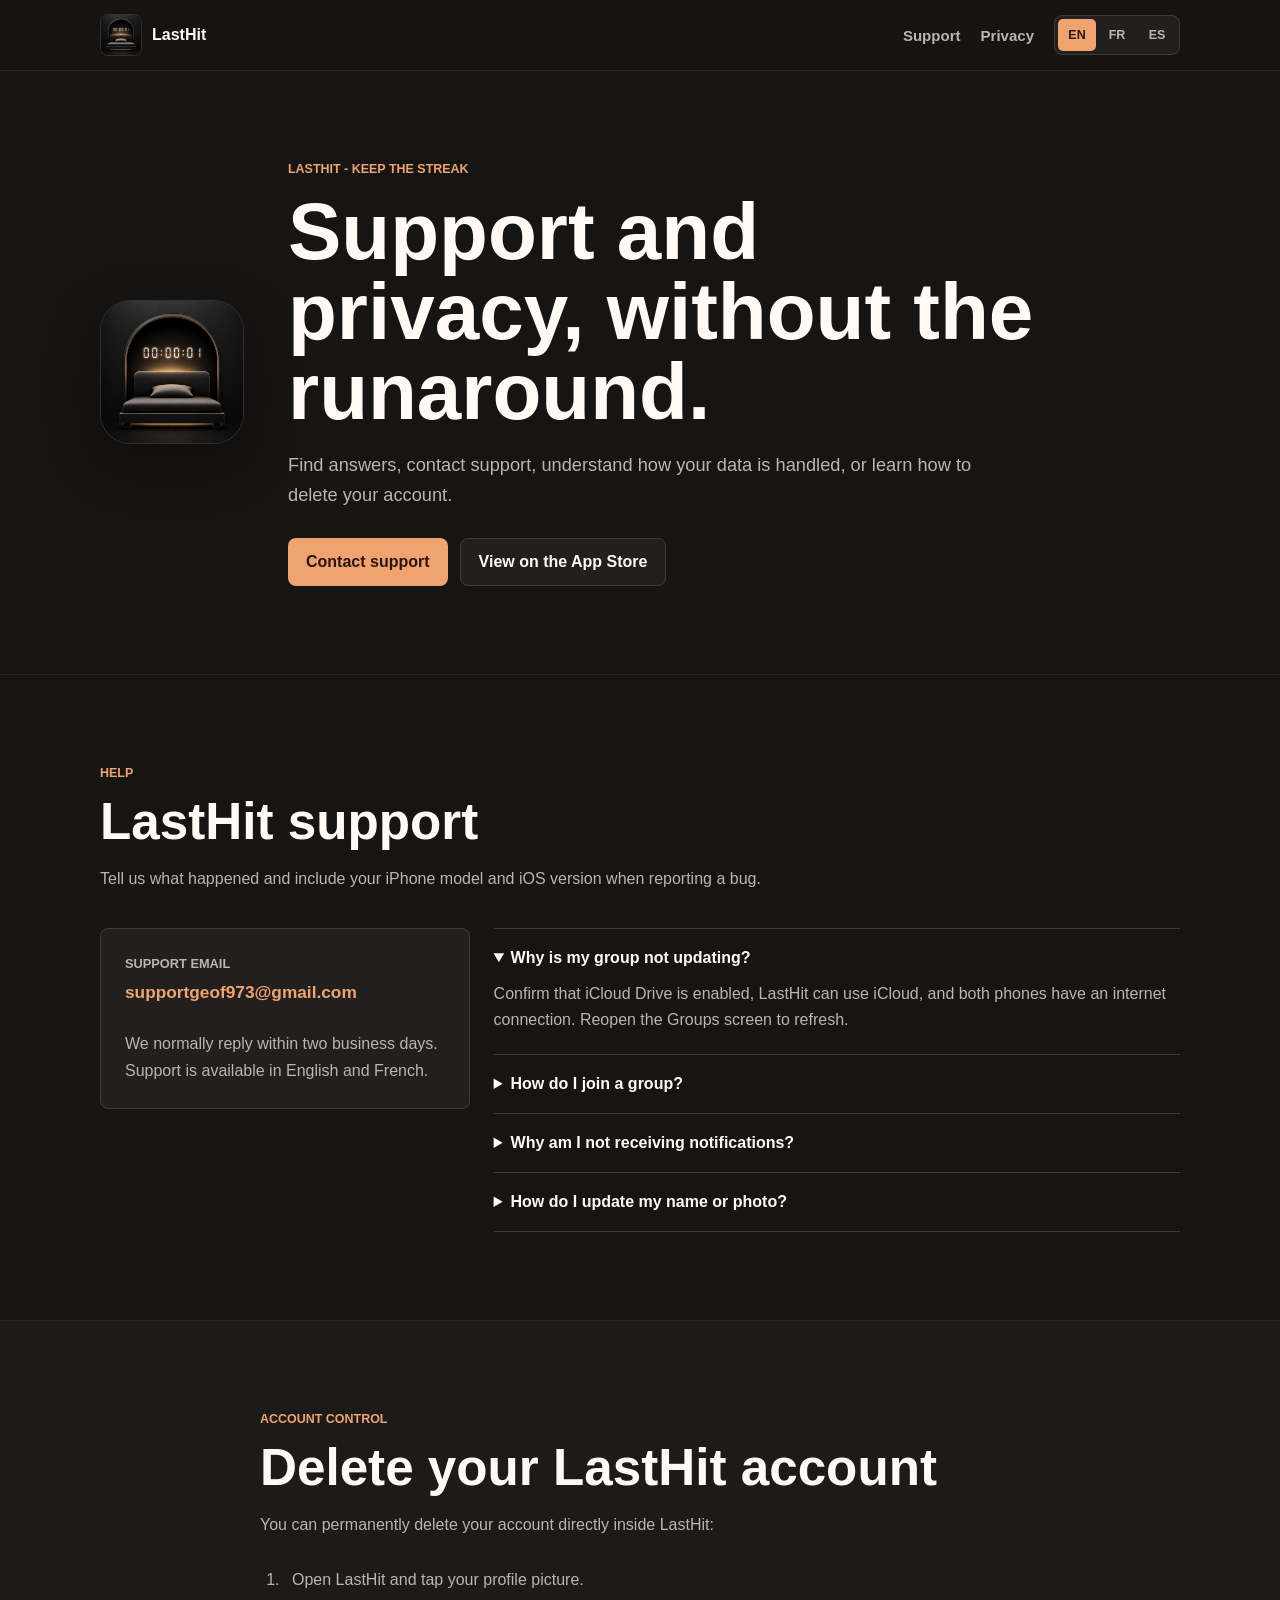
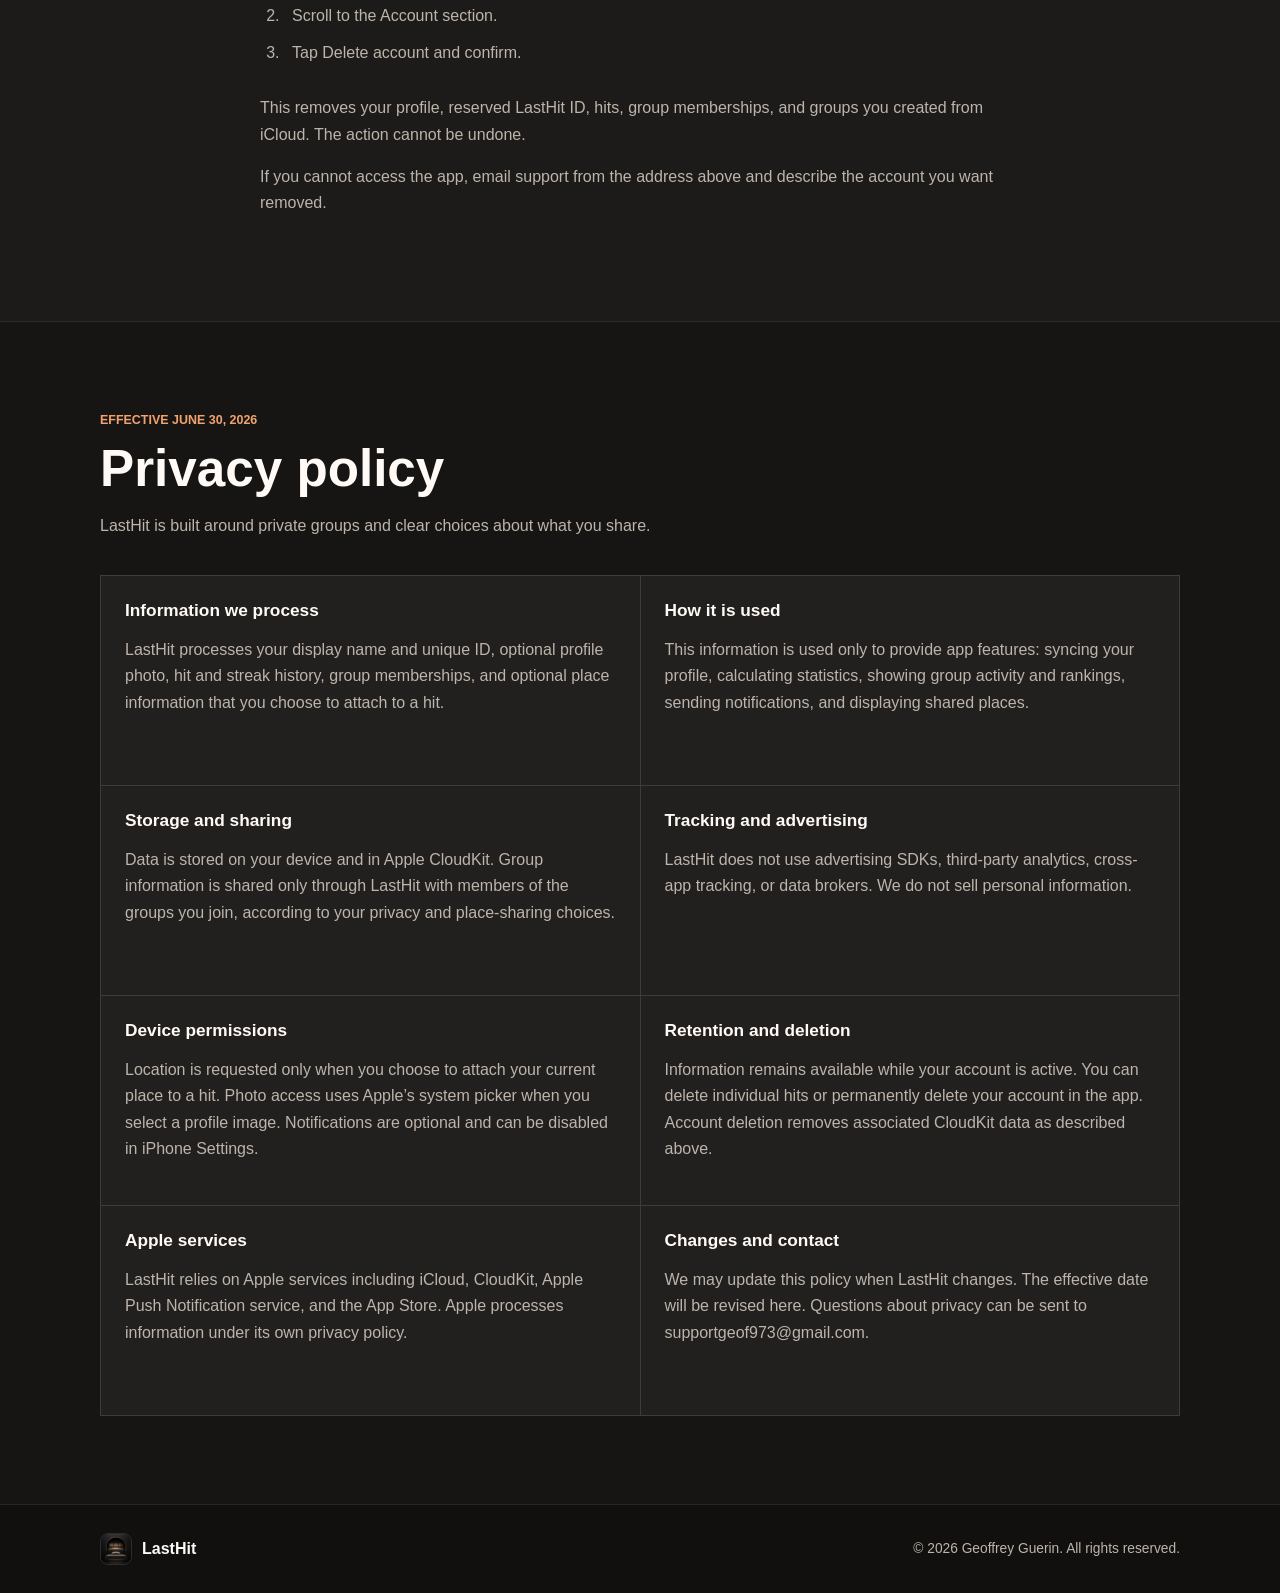
<file: index.html>
<!doctype html>
<html lang="en" data-language="en">
<head>
  <meta charset="utf-8">
  <meta name="viewport" content="width=device-width, initial-scale=1">
  <meta name="theme-color" content="#171513">
  <title>LastHit - Support & Privacy</title>
  <meta name="description" content="Official support, privacy, and account deletion information for LastHit - Keep the Streak.">
  <meta property="og:title" content="LastHit - Support & Privacy">
  <meta property="og:description" content="Help, privacy details, and account controls for LastHit.">
  <meta property="og:image" content="https://geofffreyyy.github.io/lasthit-site/assets/last-hit-icon.png">
  <link rel="icon" type="image/png" href="./assets/last-hit-icon.png">
  <link rel="apple-touch-icon" href="./assets/last-hit-icon.png">
  <link rel="stylesheet" href="./styles.css">
  <script src="./script.js" defer></script>
</head>
<body>
  <header class="site-header">
    <nav class="nav" aria-label="Main navigation">
      <a class="brand" href="#top" aria-label="LastHit home">
        <img src="./assets/last-hit-icon.png" alt="" width="42" height="42">
        <span>LastHit</span>
      </a>

      <div class="nav-actions">
        <a href="#support" data-copy="support">Support</a>
        <a href="#privacy" data-copy="privacy">Privacy</a>
        <div class="language-switch" role="group" aria-label="Language">
          <button type="button" data-language-button="en" aria-pressed="true">EN</button>
          <button type="button" data-language-button="fr" aria-pressed="false">FR</button>
          <button type="button" data-language-button="es" aria-pressed="false">ES</button>
        </div>
      </div>
    </nav>
  </header>

  <main id="top">
    <section class="intro band">
      <div class="content intro-grid">
        <img class="app-icon" src="./assets/last-hit-icon.png" alt="LastHit app icon" width="144" height="144">
        <div>
          <p class="eyebrow" data-copy="appName">LastHit - Keep the Streak</p>
          <h1 data-copy="headline">Support and privacy, without the runaround.</h1>
          <p class="lede" data-copy="intro">
            Find answers, contact support, understand how your data is handled, or learn how to delete your account.
          </p>
          <div class="actions">
            <a class="button primary" href="mailto:supportgeof973@gmail.com" data-copy="contactSupport">Contact support</a>
            <a class="button secondary" href="https://apps.apple.com/app/id6785927095" data-copy="appStore">View on the App Store</a>
          </div>
        </div>
      </div>
    </section>

    <section class="band" id="support">
      <div class="content">
        <div class="section-heading">
          <p class="eyebrow" data-copy="helpEyebrow">Help</p>
          <h2 data-copy="supportTitle">LastHit support</h2>
          <p data-copy="supportIntro">Tell us what happened and include your iPhone model and iOS version when reporting a bug.</p>
        </div>

        <div class="support-layout">
          <div class="contact-panel">
            <p class="label" data-copy="emailLabel">Support email</p>
            <a class="email" href="mailto:supportgeof973@gmail.com">supportgeof973@gmail.com</a>
            <p data-copy="replyTime">We normally reply within two business days. Support is available in English and French.</p>
          </div>

          <div class="faq" aria-label="Frequently asked questions">
            <details open>
              <summary data-copy="faqSyncQuestion">Why is my group not updating?</summary>
              <p data-copy="faqSyncAnswer">Confirm that iCloud Drive is enabled, LastHit can use iCloud, and both phones have an internet connection. Reopen the Groups screen to refresh.</p>
            </details>
            <details>
              <summary data-copy="faqInviteQuestion">How do I join a group?</summary>
              <p data-copy="faqInviteAnswer">Tap a LastHit invite link, or open Groups and choose “Join a group with code.” Paste the invite code and confirm.</p>
            </details>
            <details>
              <summary data-copy="faqNotificationQuestion">Why am I not receiving notifications?</summary>
              <p data-copy="faqNotificationAnswer">Open iPhone Settings, choose Notifications, then LastHit. Enable Allow Notifications, Lock Screen, and Sounds. Your selected LastHit notification style applies to group hit alerts.</p>
            </details>
            <details>
              <summary data-copy="faqProfileQuestion">How do I update my name or photo?</summary>
              <p data-copy="faqProfileAnswer">Open your profile from the avatar in the top-right corner. Changes sync to your group members through iCloud.</p>
            </details>
          </div>
        </div>
      </div>
    </section>

    <section class="band alternate" id="delete-account">
      <div class="content narrow">
        <p class="eyebrow" data-copy="accountEyebrow">Account control</p>
        <h2 data-copy="deleteTitle">Delete your LastHit account</h2>
        <p data-copy="deleteIntro">You can permanently delete your account directly inside LastHit:</p>
        <ol class="steps">
          <li data-copy="deleteStep1">Open LastHit and tap your profile picture.</li>
          <li data-copy="deleteStep2">Scroll to the Account section.</li>
          <li data-copy="deleteStep3">Tap Delete account and confirm.</li>
        </ol>
        <p data-copy="deleteEffect">
          This removes your profile, reserved LastHit ID, hits, group memberships, and groups you created from iCloud. The action cannot be undone.
        </p>
        <p data-copy="deleteHelp">
          If you cannot access the app, email support from the address above and describe the account you want removed.
        </p>
      </div>
    </section>

    <section class="band" id="privacy">
      <div class="content policy">
        <div class="section-heading">
          <p class="eyebrow" data-copy="privacyEyebrow">Effective June 30, 2026</p>
          <h2 data-copy="privacyTitle">Privacy policy</h2>
          <p data-copy="privacyIntro">LastHit is built around private groups and clear choices about what you share.</p>
        </div>

        <div class="policy-grid">
          <article>
            <h3 data-copy="collectTitle">Information we process</h3>
            <p data-copy="collectBody">LastHit processes your display name and unique ID, optional profile photo, hit and streak history, group memberships, and optional place information that you choose to attach to a hit.</p>
          </article>
          <article>
            <h3 data-copy="purposeTitle">How it is used</h3>
            <p data-copy="purposeBody">This information is used only to provide app features: syncing your profile, calculating statistics, showing group activity and rankings, sending notifications, and displaying shared places.</p>
          </article>
          <article>
            <h3 data-copy="storageTitle">Storage and sharing</h3>
            <p data-copy="storageBody">Data is stored on your device and in Apple CloudKit. Group information is shared only through LastHit with members of the groups you join, according to your privacy and place-sharing choices.</p>
          </article>
          <article>
            <h3 data-copy="trackingTitle">Tracking and advertising</h3>
            <p data-copy="trackingBody">LastHit does not use advertising SDKs, third-party analytics, cross-app tracking, or data brokers. We do not sell personal information.</p>
          </article>
          <article>
            <h3 data-copy="permissionsTitle">Device permissions</h3>
            <p data-copy="permissionsBody">Location is requested only when you choose to attach your current place to a hit. Photo access uses Apple’s system picker when you select a profile image. Notifications are optional and can be disabled in iPhone Settings.</p>
          </article>
          <article>
            <h3 data-copy="retentionTitle">Retention and deletion</h3>
            <p data-copy="retentionBody">Information remains available while your account is active. You can delete individual hits or permanently delete your account in the app. Account deletion removes associated CloudKit data as described above.</p>
          </article>
          <article>
            <h3 data-copy="appleTitle">Apple services</h3>
            <p data-copy="appleBody">LastHit relies on Apple services including iCloud, CloudKit, Apple Push Notification service, and the App Store. Apple processes information under its own privacy policy.</p>
          </article>
          <article>
            <h3 data-copy="changesTitle">Changes and contact</h3>
            <p data-copy="changesBody">We may update this policy when LastHit changes. The effective date will be revised here. Questions about privacy can be sent to supportgeof973@gmail.com.</p>
          </article>
        </div>
      </div>
    </section>
  </main>

  <footer>
    <div class="content footer-content">
      <div class="footer-brand">
        <img src="./assets/last-hit-icon.png" alt="" width="32" height="32">
        <span>LastHit</span>
      </div>
      <p>&copy; 2026 Geoffrey Guerin. <span data-copy="rights">All rights reserved.</span></p>
    </div>
  </footer>
</body>
</html>
</file>
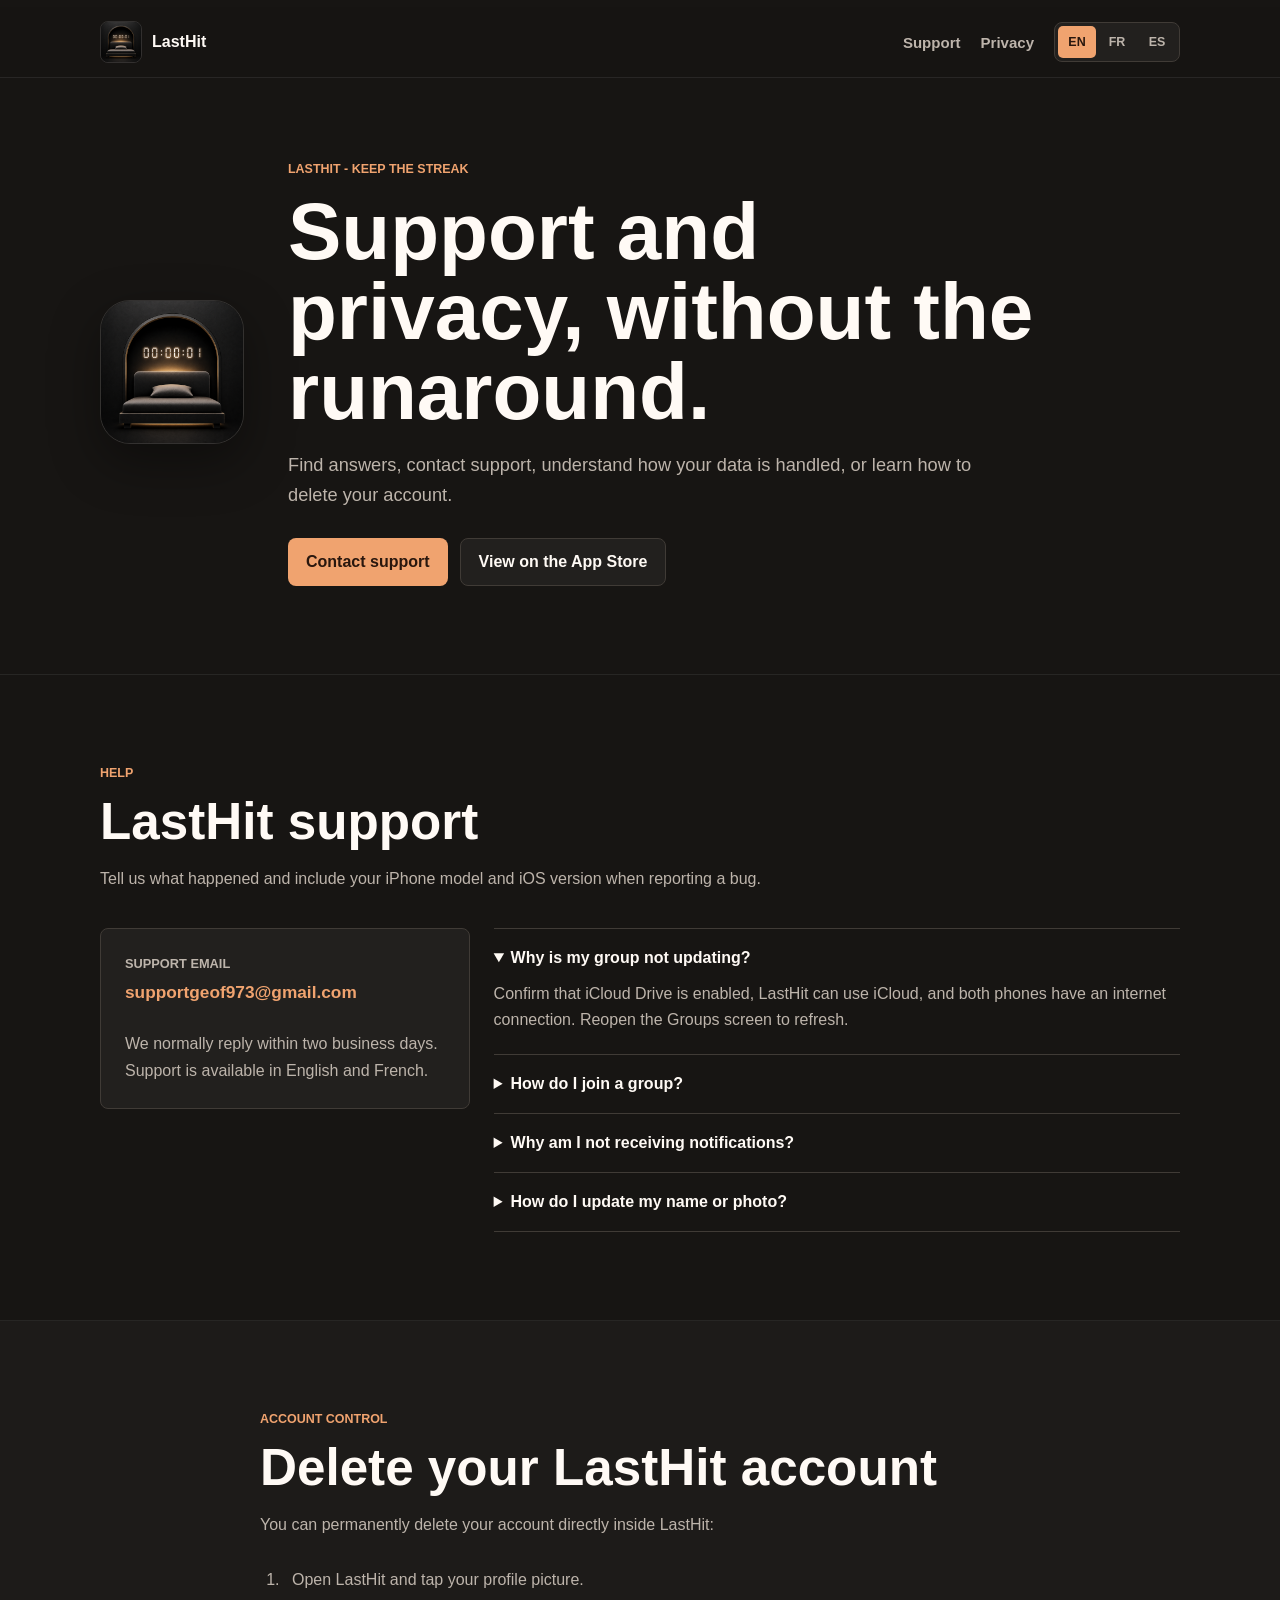
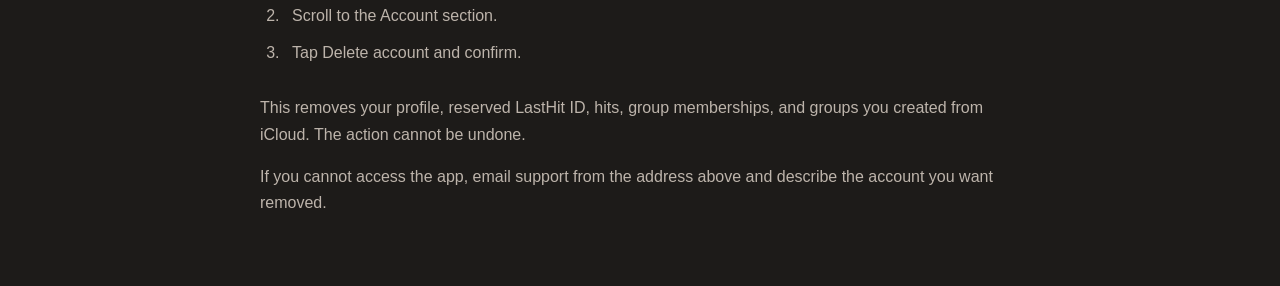
<file: delete-account.html>
<!doctype html>
<html lang="en">
<head>
  <meta charset="utf-8">
  <meta name="viewport" content="width=device-width, initial-scale=1">
  <title>Delete a LastHit Account</title>
  <meta http-equiv="refresh" content="0; url=./#delete-account">
  <link rel="canonical" href="https://geofffreyyy.github.io/lasthit-site/#delete-account">
</head>
<body>
  <p><a href="./#delete-account">Open LastHit account deletion instructions</a></p>
</body>
</html>
</file>
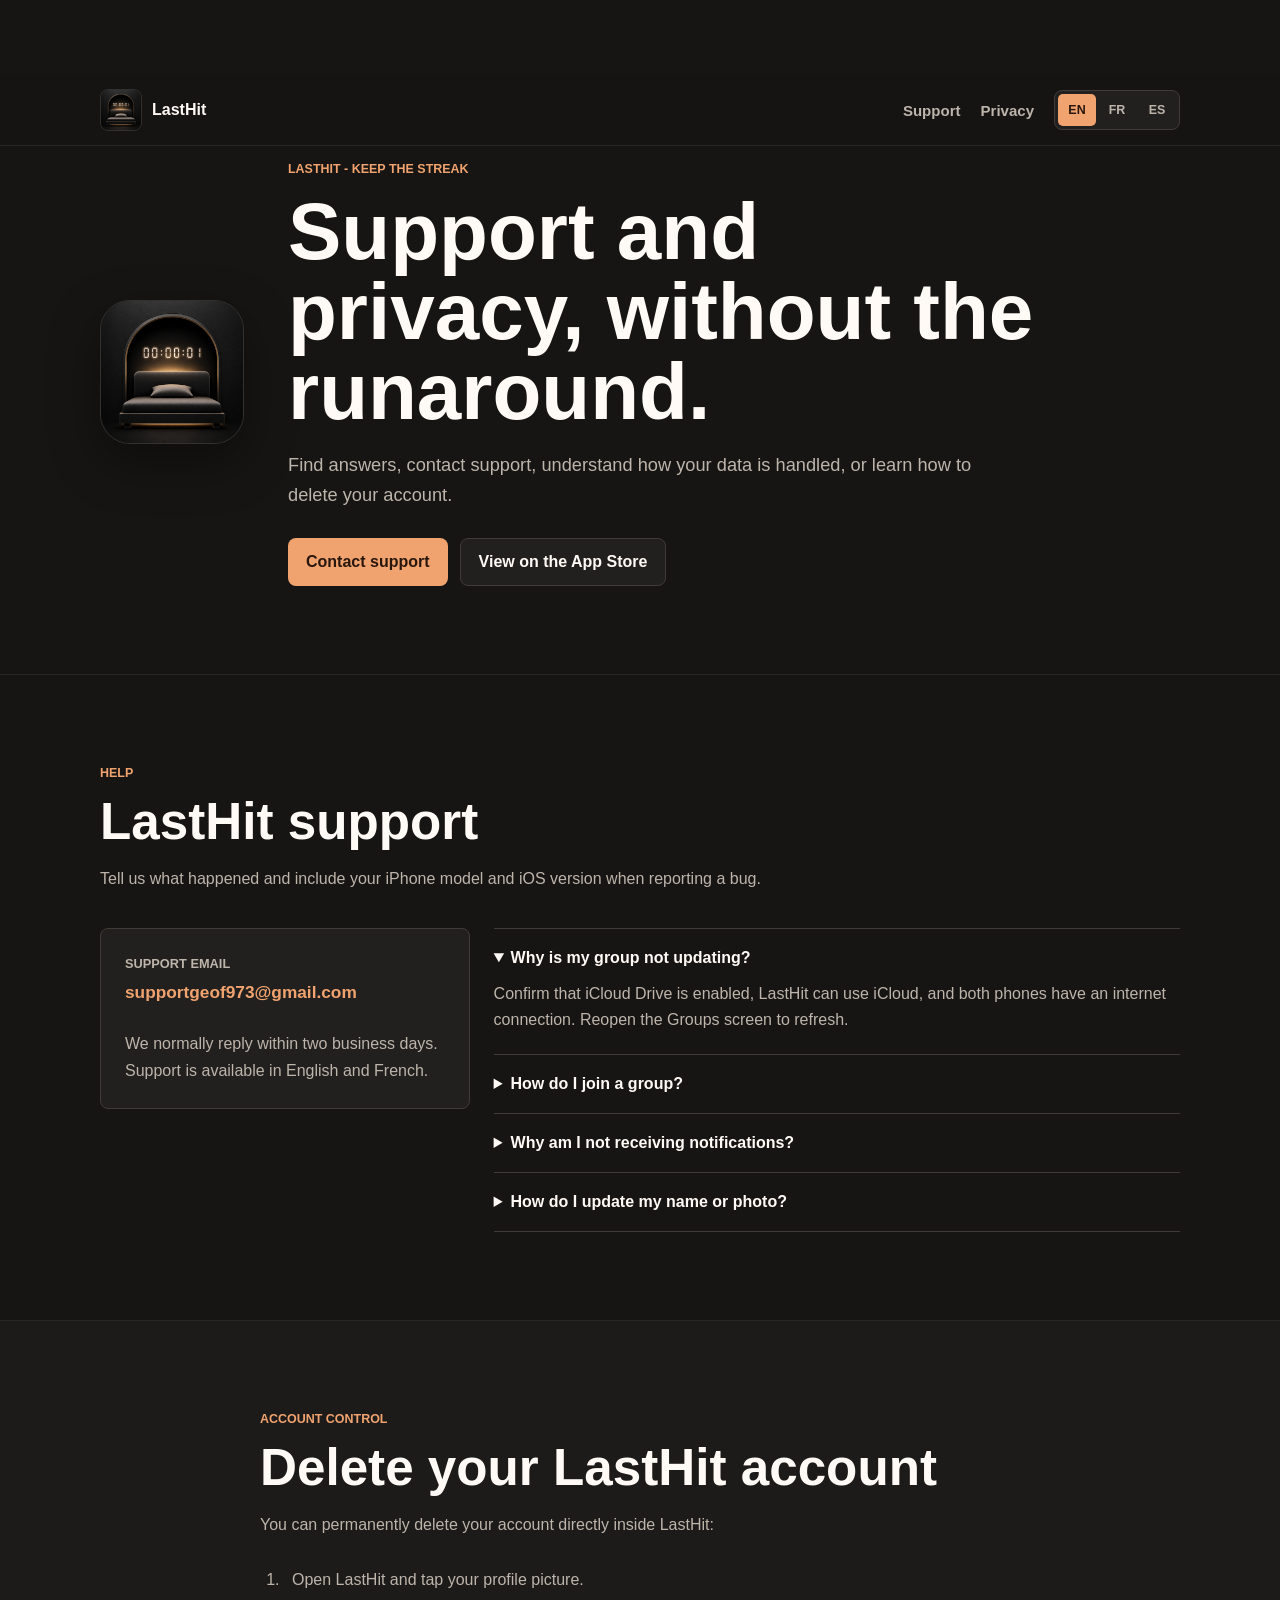
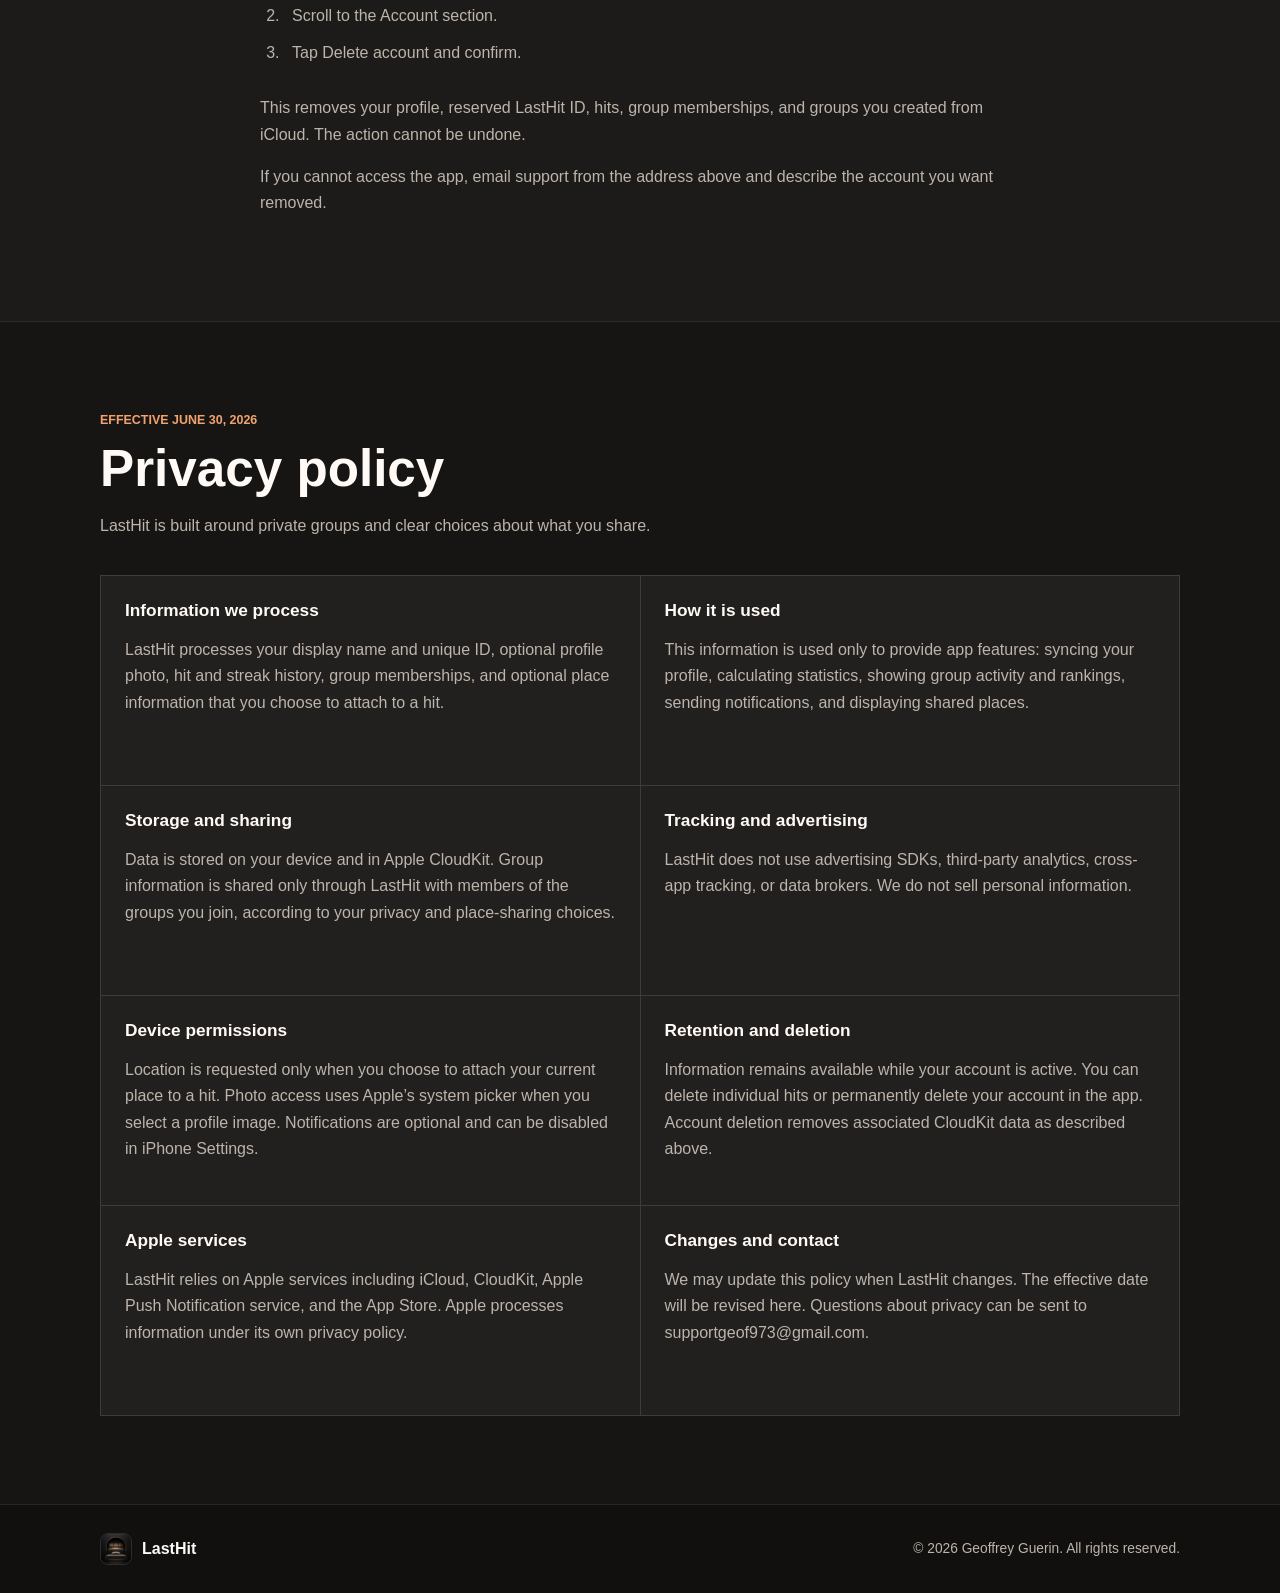
<file: privacy.html>
<!doctype html>
<html lang="en">
<head>
  <meta charset="utf-8">
  <meta name="viewport" content="width=device-width, initial-scale=1">
  <title>LastHit Privacy Policy</title>
  <meta http-equiv="refresh" content="0; url=./#privacy">
  <link rel="canonical" href="https://geofffreyyy.github.io/lasthit-site/#privacy">
</head>
<body>
  <p><a href="./#privacy">Open the LastHit Privacy Policy</a></p>
</body>
</html>
</file>
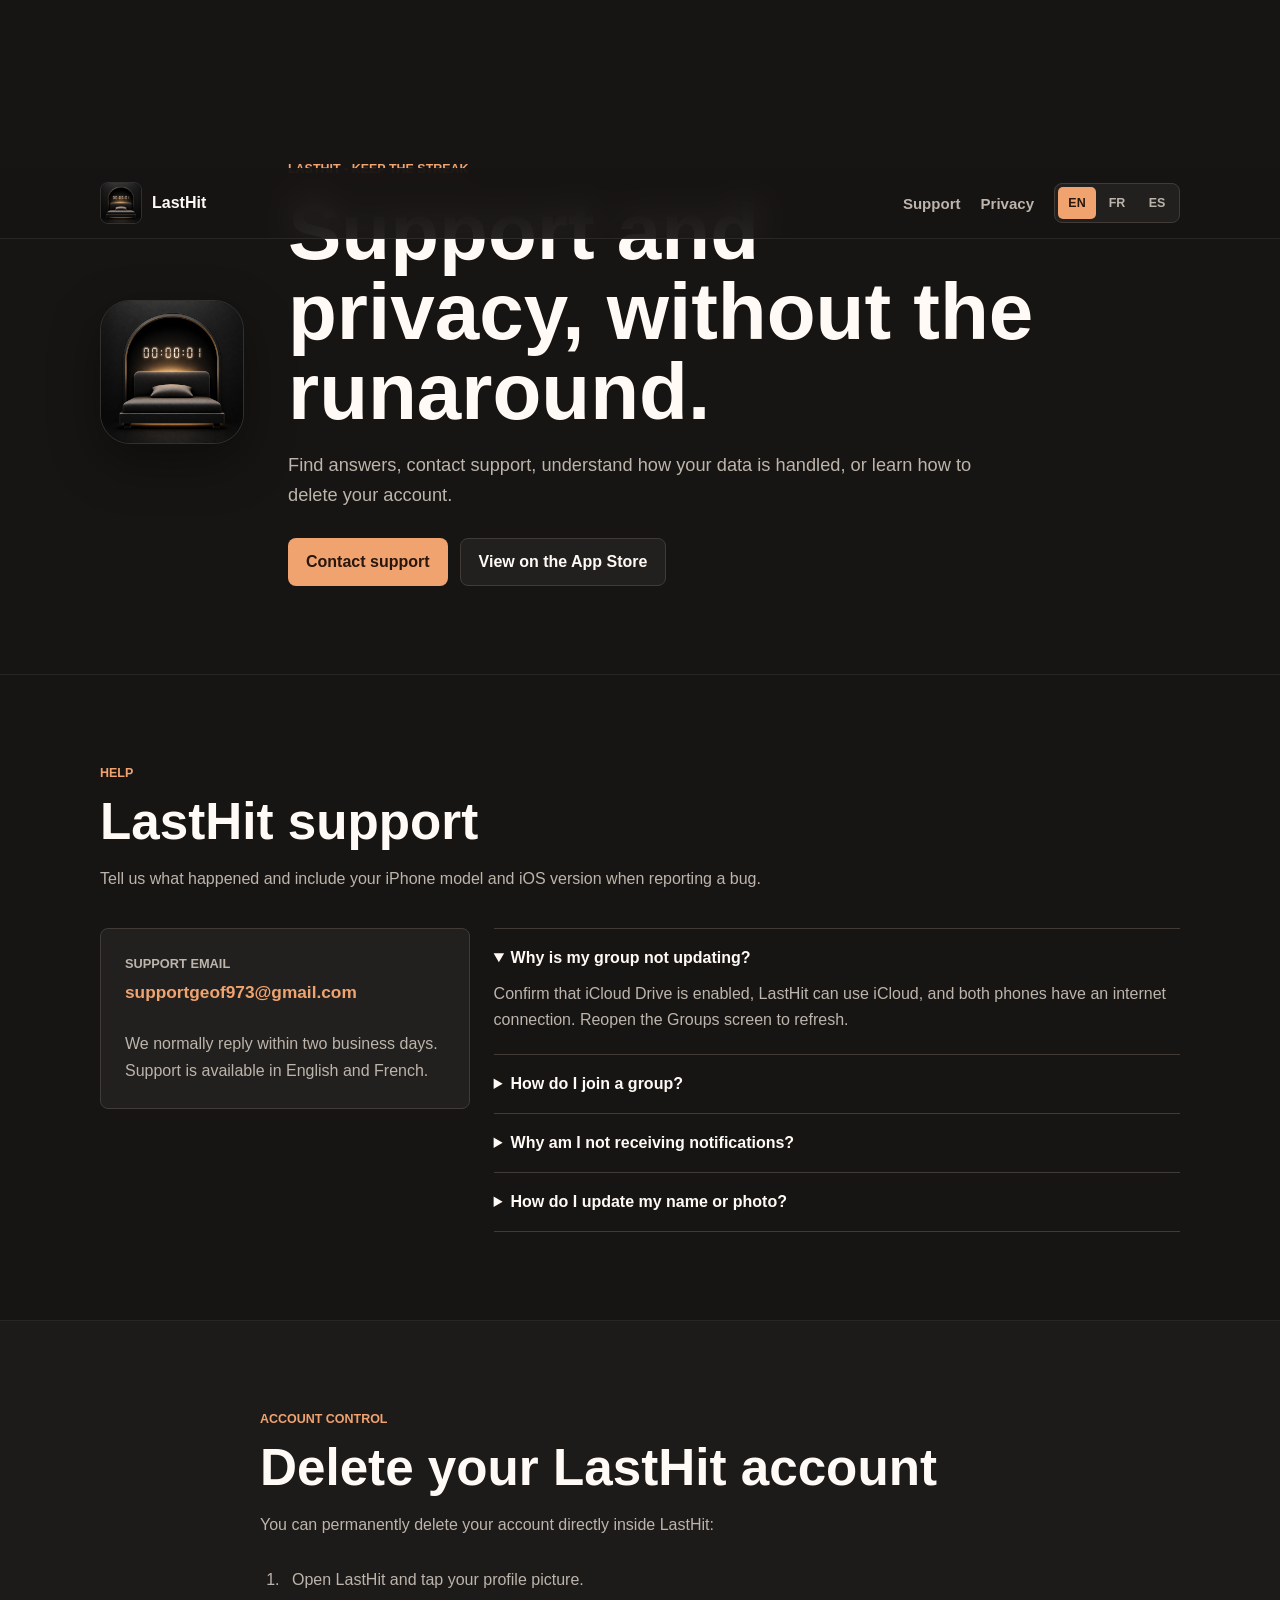
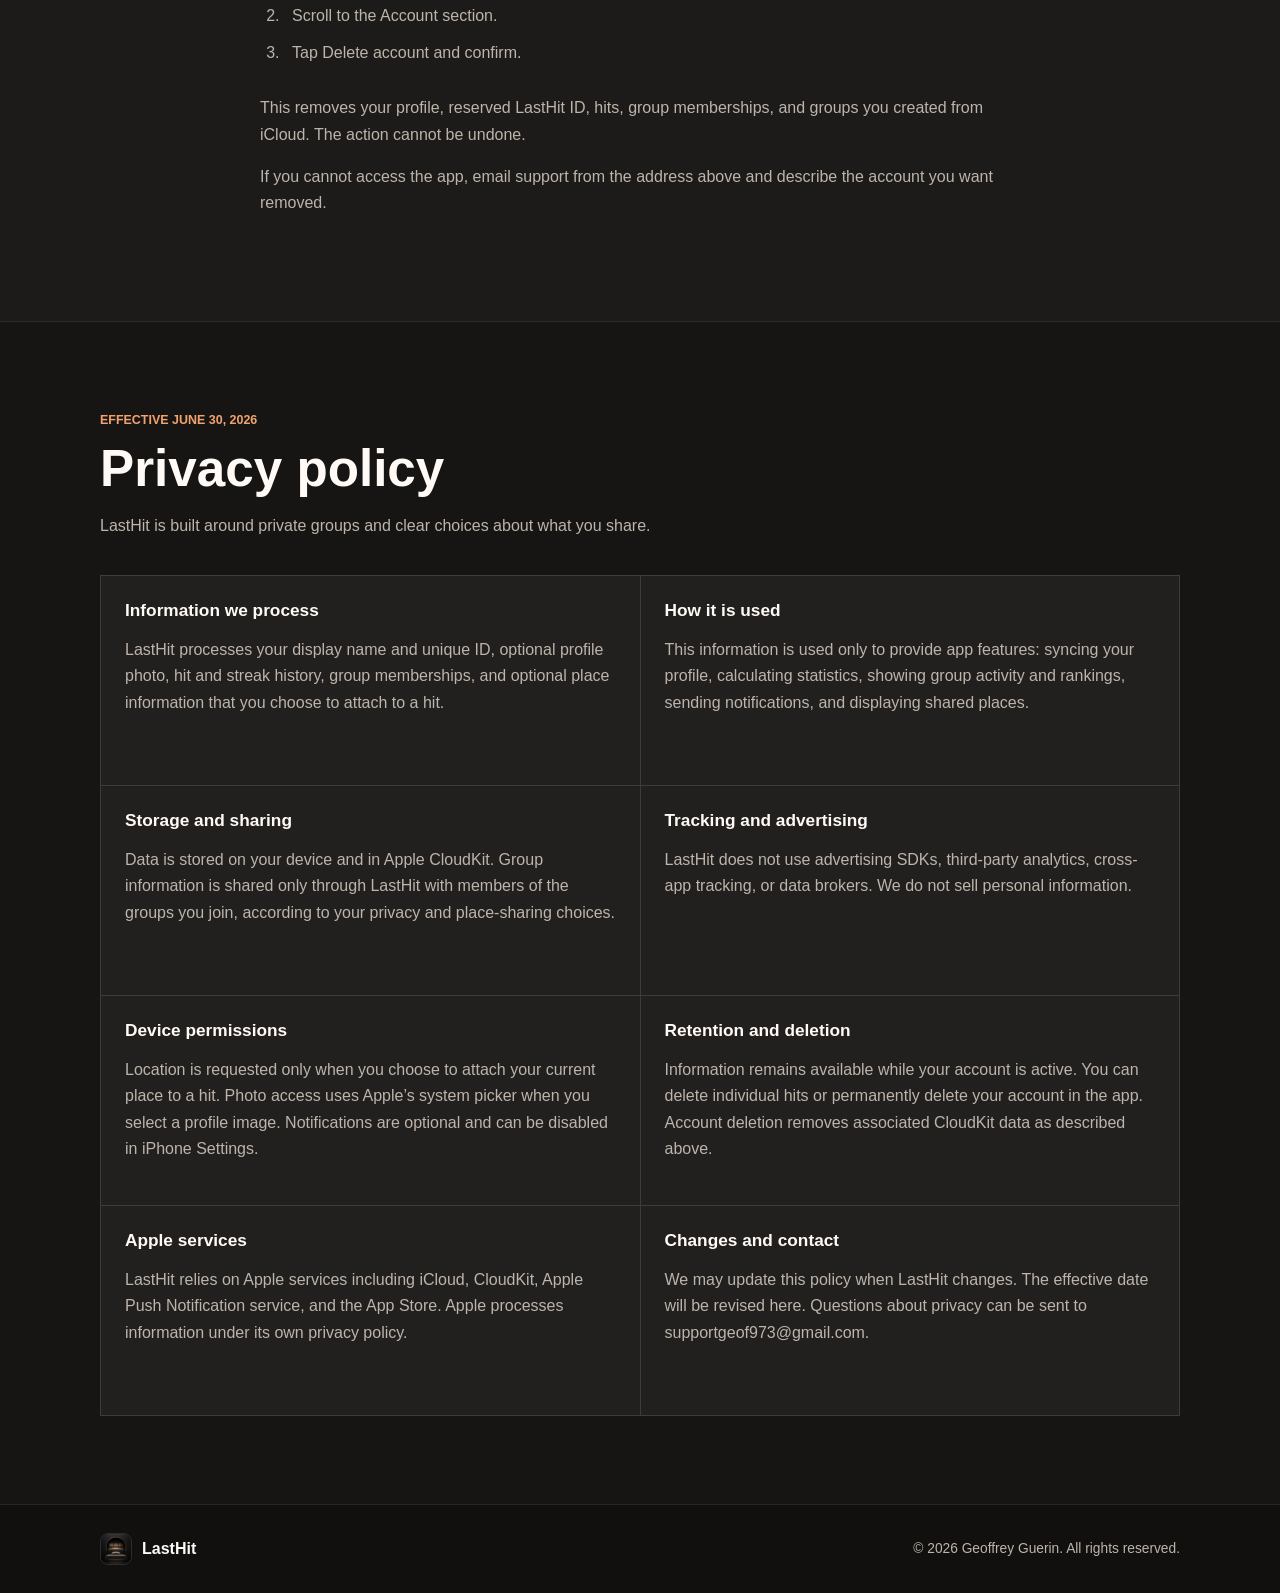
<file: support.html>
<!doctype html>
<html lang="en">
<head>
  <meta charset="utf-8">
  <meta name="viewport" content="width=device-width, initial-scale=1">
  <title>LastHit Support</title>
  <meta http-equiv="refresh" content="0; url=./#support">
  <link rel="canonical" href="https://geofffreyyy.github.io/lasthit-site/#support">
</head>
<body>
  <p><a href="./#support">Open LastHit Support</a></p>
</body>
</html>
</file>
<file: styles.css>
:root {
  color-scheme: dark;
  --background: #171513;
  --surface: #22201e;
  --surface-raised: #2a2724;
  --border: #403b36;
  --text: #fffaf5;
  --muted: #bdb4ab;
  --accent: #f0a36f;
  --accent-ink: #29170e;
  --secondary: #8db9ad;
  --danger: #f08b86;
  --max-width: 1080px;
}

* {
  box-sizing: border-box;
}

html {
  scroll-behavior: smooth;
  scroll-padding-top: 88px;
}

body {
  margin: 0;
  min-width: 320px;
  background: var(--background);
  color: var(--text);
  font-family: -apple-system, BlinkMacSystemFont, "SF Pro Text", "Segoe UI", sans-serif;
  letter-spacing: 0;
}

a,
button,
summary {
  -webkit-tap-highlight-color: transparent;
}

a:focus-visible,
button:focus-visible,
summary:focus-visible {
  outline: 3px solid var(--secondary);
  outline-offset: 3px;
}

.content {
  width: min(var(--max-width), calc(100% - 40px));
  margin: 0 auto;
}

.narrow {
  max-width: 760px;
}

.site-header {
  position: sticky;
  top: 0;
  z-index: 10;
  border-bottom: 1px solid rgba(255, 255, 255, 0.08);
  background: rgba(23, 21, 19, 0.9);
  backdrop-filter: blur(18px);
  -webkit-backdrop-filter: blur(18px);
}

.nav {
  width: min(var(--max-width), calc(100% - 40px));
  min-height: 70px;
  margin: 0 auto;
  display: flex;
  align-items: center;
  justify-content: space-between;
  gap: 20px;
}

.brand,
.footer-brand {
  display: inline-flex;
  align-items: center;
  gap: 10px;
  color: var(--text);
  font-weight: 760;
  text-decoration: none;
}

.brand img,
.footer-brand img,
.app-icon {
  display: block;
  border: 1px solid rgba(255, 255, 255, 0.12);
}

.brand img,
.footer-brand img {
  border-radius: 8px;
}

.nav-actions {
  display: flex;
  align-items: center;
  gap: 20px;
}

.nav-actions > a {
  color: var(--muted);
  font-size: 0.94rem;
  font-weight: 650;
  text-decoration: none;
}

.nav-actions > a:hover {
  color: var(--text);
}

.language-switch {
  display: inline-flex;
  align-items: center;
  gap: 2px;
  padding: 3px;
  border: 1px solid var(--border);
  border-radius: 8px;
  background: var(--surface);
}

.language-switch button {
  min-width: 38px;
  min-height: 32px;
  border: 0;
  border-radius: 5px;
  background: transparent;
  color: var(--muted);
  cursor: pointer;
  font: inherit;
  font-size: 0.78rem;
  font-weight: 760;
}

.language-switch button[aria-pressed="true"] {
  background: var(--accent);
  color: var(--accent-ink);
}

.band {
  padding: 88px 0;
  border-bottom: 1px solid rgba(255, 255, 255, 0.07);
}

.band.alternate {
  background: #1d1b19;
}

.intro {
  min-height: 540px;
  display: flex;
  align-items: center;
}

.intro-grid {
  display: grid;
  grid-template-columns: 144px minmax(0, 1fr);
  align-items: center;
  gap: 44px;
}

.app-icon {
  width: 144px;
  height: 144px;
  border-radius: 30px;
  box-shadow: 0 18px 50px rgba(0, 0, 0, 0.38);
}

.eyebrow {
  margin: 0 0 12px;
  color: var(--accent);
  font-size: 0.78rem;
  font-weight: 760;
  text-transform: uppercase;
}

h1,
h2,
h3,
p {
  overflow-wrap: anywhere;
}

h1,
h2,
h3 {
  margin-top: 0;
}

h1 {
  max-width: 780px;
  margin-bottom: 18px;
  font-size: clamp(2.5rem, 7vw, 5rem);
  line-height: 1;
  letter-spacing: 0;
}

h2 {
  margin-bottom: 14px;
  font-size: clamp(2rem, 4vw, 3.25rem);
  line-height: 1.06;
}

h3 {
  margin-bottom: 10px;
  font-size: 1.08rem;
}

p,
li {
  color: var(--muted);
  font-size: 1rem;
  line-height: 1.65;
}

.lede {
  max-width: 690px;
  margin: 0;
  font-size: 1.14rem;
}

.actions {
  display: flex;
  flex-wrap: wrap;
  gap: 12px;
  margin-top: 28px;
}

.button {
  min-height: 48px;
  display: inline-flex;
  align-items: center;
  justify-content: center;
  padding: 0 18px;
  border-radius: 8px;
  font-weight: 760;
  text-decoration: none;
}

.button.primary {
  background: var(--accent);
  color: var(--accent-ink);
}

.button.secondary {
  border: 1px solid var(--border);
  background: var(--surface);
  color: var(--text);
}

.section-heading {
  max-width: 720px;
  margin-bottom: 36px;
}

.section-heading > p:last-child {
  margin-bottom: 0;
}

.support-layout {
  display: grid;
  grid-template-columns: minmax(260px, 0.7fr) minmax(0, 1.3fr);
  gap: 24px;
  align-items: start;
}

.contact-panel {
  padding: 24px;
  border: 1px solid var(--border);
  border-radius: 8px;
  background: var(--surface);
}

.contact-panel .label {
  margin: 0 0 8px;
  color: var(--muted);
  font-size: 0.8rem;
  font-weight: 720;
  text-transform: uppercase;
}

.contact-panel .email {
  display: inline-block;
  margin-bottom: 12px;
  color: var(--accent);
  font-size: 1.08rem;
  font-weight: 760;
  text-decoration: none;
}

.contact-panel p:last-child {
  margin-bottom: 0;
}

.faq {
  border-top: 1px solid var(--border);
}

.faq details {
  border-bottom: 1px solid var(--border);
}

.faq summary {
  padding: 20px 40px 20px 0;
  color: var(--text);
  cursor: pointer;
  font-weight: 720;
}

.faq p {
  margin: -6px 0 20px;
}

.steps {
  margin: 24px 0;
  padding-left: 24px;
}

.steps li {
  padding: 5px 0 5px 8px;
}

.policy-grid {
  display: grid;
  grid-template-columns: repeat(2, minmax(0, 1fr));
  border-top: 1px solid var(--border);
  border-left: 1px solid var(--border);
}

.policy-grid article {
  min-height: 210px;
  padding: 24px;
  border-right: 1px solid var(--border);
  border-bottom: 1px solid var(--border);
  background: var(--surface);
}

.policy-grid p {
  margin-bottom: 0;
}

footer {
  padding: 28px 0;
  background: #11100f;
}

.footer-content {
  display: flex;
  align-items: center;
  justify-content: space-between;
  gap: 20px;
}

.footer-content p {
  margin: 0;
  font-size: 0.86rem;
}

@media (max-width: 760px) {
  .content,
  .nav {
    width: min(100% - 28px, var(--max-width));
  }

  .nav-actions {
    gap: 12px;
  }

  .nav-actions > a {
    display: none;
  }

  .band {
    padding: 64px 0;
  }

  .intro {
    min-height: 0;
  }

  .intro-grid {
    grid-template-columns: 1fr;
    gap: 28px;
  }

  .app-icon {
    width: 104px;
    height: 104px;
    border-radius: 23px;
  }

  .support-layout,
  .policy-grid {
    grid-template-columns: 1fr;
  }

  .policy-grid article {
    min-height: 0;
  }

  .footer-content {
    align-items: flex-start;
    flex-direction: column;
  }
}

@media (prefers-reduced-motion: reduce) {
  html {
    scroll-behavior: auto;
  }
}
</file>
